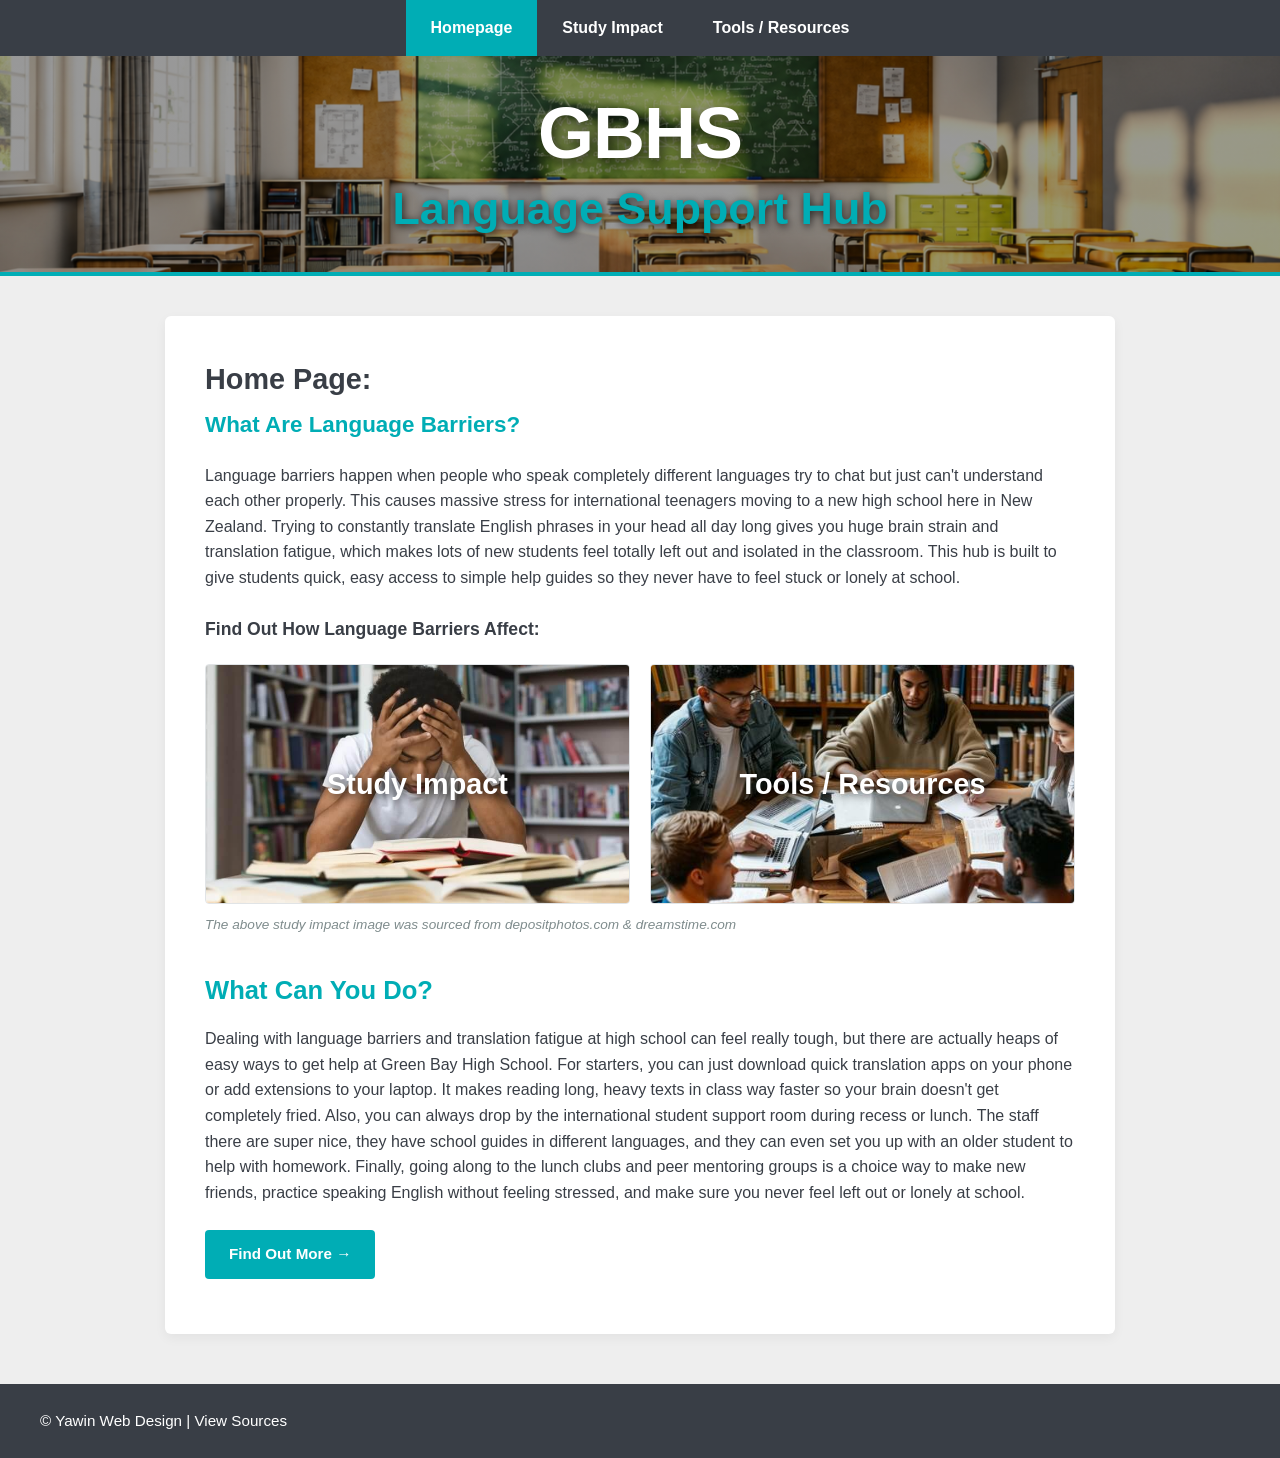
<file: index.html>
<!doctype html>
<html lang="en">
<head>
    <meta charset="utf-8">
    <title>GBHS Language Support Hub</title>
    <link rel="stylesheet" type="text/css" href="styles.css">
</head>
<body>

    <!-- 1. Top Integrated Navigation Bar Menu -->
    <nav>
        <ul>
            <li><a href="index.html" class="active">Homepage</a></li>
            <li><a href="study_impact.html">Study Impact</a></li>
            <li><a href="tools.html">Tools / Resources</a></li>
        </ul>
    </nav>

    <!-- 2. Big Classroom Top Hero Banner Framework -->
    <header class="hero-banner">
     <div class="hero-text" style="text-align: center; margin: 0 auto; width: 100%;">
    <h1 style="font-family: 'Helvetica Neue', Arial, sans-serif; font-size: 4.5rem; font-weight: 900; color: #ffffff; text-shadow: 2px 4px 12px rgba(0, 0, 0, 0.6); letter-spacing: -1px; margin: 0; line-height: 1.1; text-align: center;">GBHS <br><span style="color: #00adb5; font-size: 2.8rem; font-weight: 700; letter-spacing: 0px; display: block; margin-top: 10px; text-shadow: 1px 2px 8px rgba(0, 0, 0, 0.8);">Language Support Hub</span></h1>
</div>
    </header>

    <!-- 3. Central White Content Card Block (Matches Exemplar Styling) -->
    <main class="home-container">
        
        <h2>Home Page:</h2>
        <h3>What Are Language Barriers?</h3>
        
        <p>Language barriers happen when people who speak completely different languages try to chat but just can't understand each other properly. This causes massive stress for international teenagers moving to a new high school here in New Zealand. Trying to constantly translate English phrases in your head all day long gives you huge brain strain and translation fatigue, which makes lots of new students feel totally left out and isolated in the classroom. This hub is built to give students quick, easy access to simple help guides so they never have to feel stuck or lonely at school.</p>
        
        <p class="grid-heading"><strong>Find Out How Language Barriers Affect:</strong></p>

        <!-- 4. Side-by-Side Clickable Image Links Grid Row -->
        <div class="card-grid">
            <a href="study_impact.html" class="overlay-card">
                                <img src="homepage_boy.png" alt="Study Impact Section Link Button">

                <div class="overlay-text">Study Impact</div>
            </a>

            <a href="tools.html" class="overlay-card">
                <img src="tools_resources.png" alt="Tools and Resources Section Link Button">
                <div class="overlay-text">Tools / Resources</div>
            </a>
        </div>

        <!-- Clean, Styled Image Sourcing Label Row -->
        <p style="font-size: 0.85rem; color: #7f8c8d; margin-top: -25px; margin-bottom: 35px; font-style: italic; text-align: left;">
            The above study impact image was sourced from depositphotos.com & dreamstime.com
        </p>

        <!-- 5. Lower Content Heading (Matches Booklet Blueprint Setup) -->
        <h2 class="section-title">What Can You Do?</h2>
        
        <!-- 6. What Can You Do Information Paragraph -->
        <p>Dealing with language barriers and translation fatigue at high school can feel really tough, but there are actually heaps of easy ways to get help at Green Bay High School. For starters, you can just download quick translation apps on your phone or add extensions to your laptop. It makes reading long, heavy texts in class way faster so your brain doesn't get completely fried. Also, you can always drop by the international student support room during recess or lunch. The staff there are super nice, they have school guides in different languages, and they can even set you up with an older student to help with homework. Finally, going along to the lunch clubs and peer mentoring groups is a choice way to make new friends, practice speaking English without feeling stressed, and make sure you never feel left out or lonely at school.</p>
        
        <!-- 7. Bottom Custom Interactive Action Link Button Box -->
        <div class="button-container">
            <a href="tools.html" class="blue-btn">Find Out More →</a>
        </div>
    </main>
    <!-- 8. Footer Assignment Verification Citation Line -->
    <footer style="background-color: #393e46; color: #ffffff; padding: 25px 40px; margin-top: 50px; font-size: 0.95rem; width: 100%; text-align: left; display: block; box-sizing: border-box;">
        <p style="margin: 0; color: #ffffff !important;">&copy; Yawin Web Design | <a href="#" style="color: #ffffff; text-decoration: none;">View Sources</a></p>
    </footer>

</body>
</html>
</file>
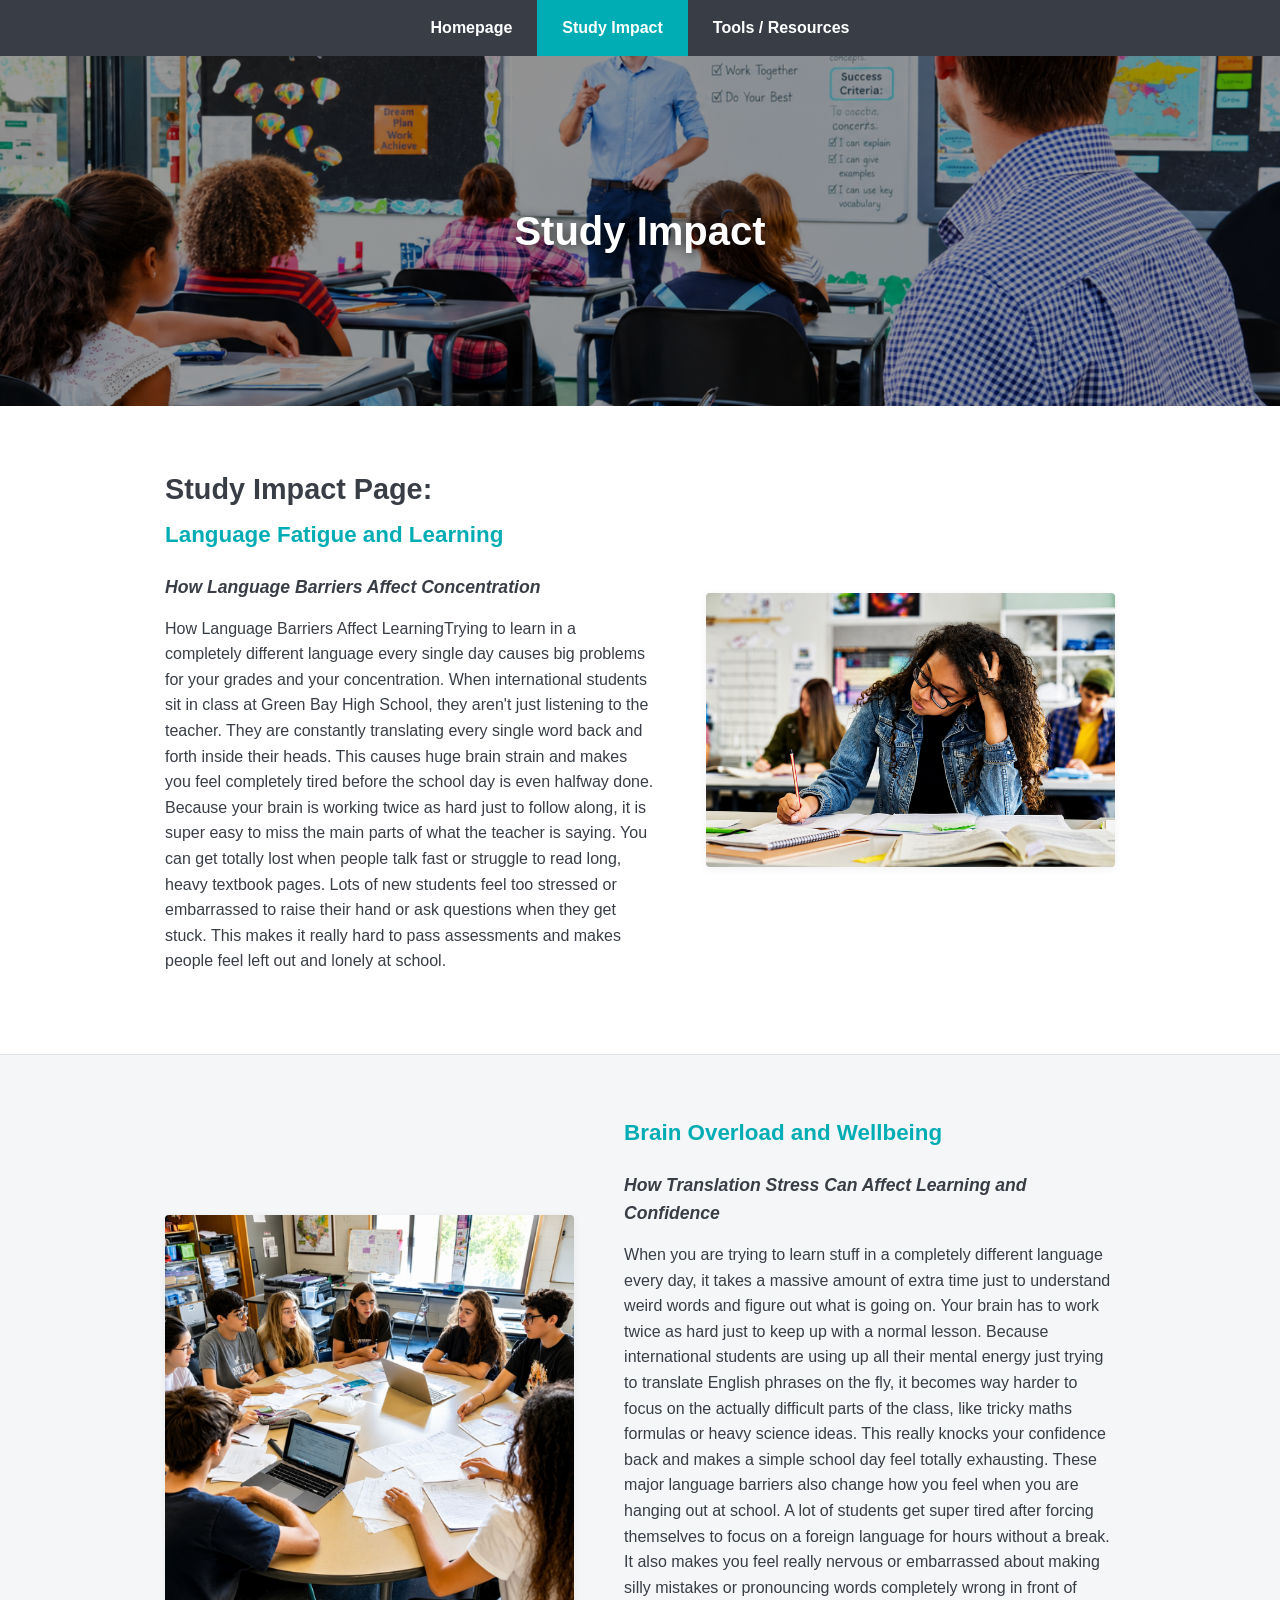
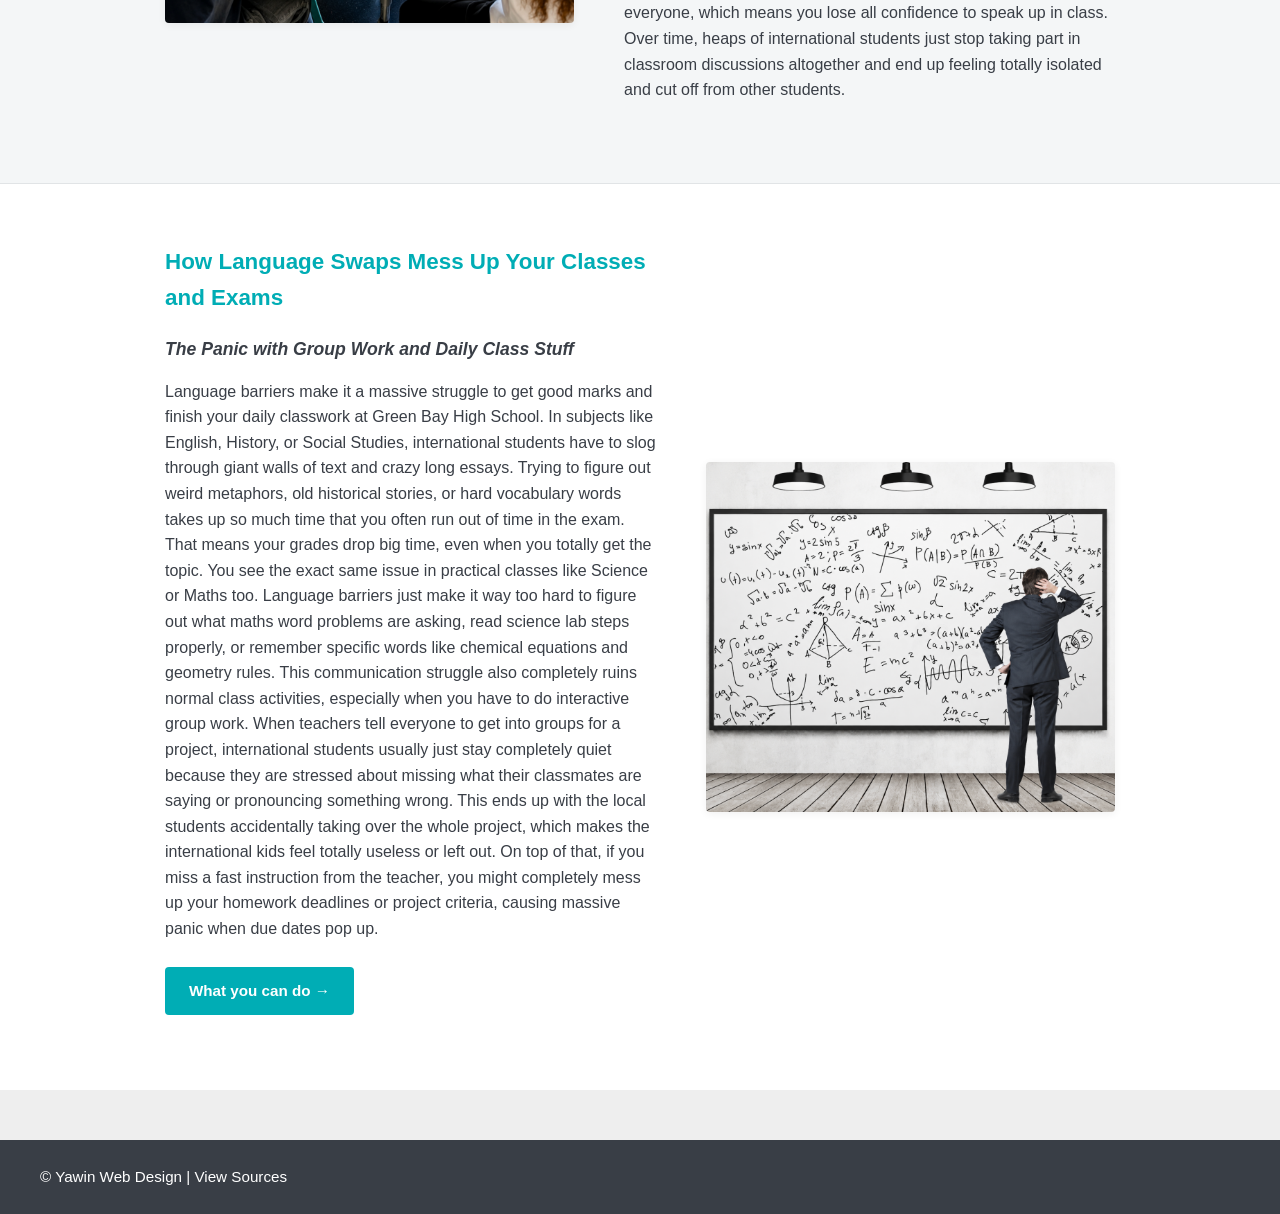
<file: study_impact.html>
<!doctype html>
<html lang="en">
<head>
    <meta charset="utf-8">
    <title>Study Impact - GBHS Language Support</title>
    <link rel="stylesheet" type="text/css" href="styles.css">
</head>
<body>

    <!-- 1. Top Integrated Navigation Bar Menu System -->
    <nav>
        <ul>
            <li><a href="index.html">Homepage</a></li>
            <li><a href="study_impact.html" class="active">Study Impact</a></li>
            <li><a href="tools.html">Tools / Resources</a></li>
        </ul>
    </nav>

    <!-- 2. Big Classroom Top Hero Banner Framework -->
    <header class="hero-banner-impact">
        <div class="hero-text">
            <h1>Study Impact</h1>
        </div>
    </header>

    <main>
        <!-- ROW 1: White Background (Text Left, Image Right) -->
        <div class="row-white">
            <div class="split-row">
                <div class="text-col">
                    <h2>Study Impact Page:</h2>
                    <h3>Language Fatigue and Learning</h3>
                    <h4>How Language Barriers Affect Concentration</h4>
                    <p>How Language Barriers Affect LearningTrying to learn in a completely different language every single day causes big problems for your grades and your concentration. When international students sit in class at Green Bay High School, they aren't just listening to the teacher. They are constantly translating every single word back and forth inside their heads. This causes huge brain strain and makes you feel completely tired before the school day is even halfway done. Because your brain is working twice as hard just to follow along, it is super easy to miss the main parts of what the teacher is saying. You can get totally lost when people talk fast or struggle to read long, heavy textbook pages. Lots of new students feel too stressed or embarrassed to raise their hand or ask questions when they get stuck. This makes it really hard to pass assessments and makes people feel left out and lonely at school.
</p>
                </div>
                <div class="img-col">
                    <img src="study_impact.png" alt="Student experiencing language fatigue">
                    <!-- The above banner image was sourced from google.com search query -->
                </div>
            </div>
        </div>

        <!-- ROW 2: Shaded Grey Background Box (Image Left, Text Right) -->
        <div class="row-shaded">
            <div class="split-row reverse">
                <div class="text-col">
                    <h3>Brain Overload and Wellbeing</h3>
                    <h4>How Translation Stress Can Affect Learning and Confidence</h4>
                    <p>When you are trying to learn stuff in a completely different language every day, it takes a massive amount of extra time just to understand weird words and figure out what is going on. Your brain has to work twice as hard just to keep up with a normal lesson. Because international students are using up all their mental energy just trying to translate English phrases on the fly, it becomes way harder to focus on the actually difficult parts of the class, like tricky maths formulas or heavy science ideas. This really knocks your confidence back and makes a simple school day feel totally exhausting.

These major language barriers also change how you feel when you are hanging out at school. A lot of students get super tired after forcing themselves to focus on a foreign language for hours without a break. It also makes you feel really nervous or embarrassed about making silly mistakes or pronouncing words completely wrong in front of everyone, which means you lose all confidence to speak up in class. Over time, heaps of international students just stop taking part in classroom discussions altogether and end up feeling totally isolated and cut off from other students.
</p>
                </div>
                <div class="img-col">
                    <img src="group_struggle.png" alt="Classroom group integration difficulties">
                    <!-- The above tools and resources image was sourced from stockcake.com -->
                </div>
            </div>
        </div>

        <!-- ROW 3: White Background (Text Left, Image Right) -->
        <div class="row-white">
            <div class="split-row">
                <div class="text-col">
                    <h3>How Language Swaps Mess Up Your Classes and Exams</h3>
                    <h4>The Panic with Group Work and Daily Class Stuff</h4>
                    <p>Language barriers make it a massive struggle to get good marks and finish your daily classwork at Green Bay High School. In subjects like English, History, or Social Studies, international students have to slog through giant walls of text and crazy long essays. Trying to figure out weird metaphors, old historical stories, or hard vocabulary words takes up so much time that you often run out of time in the exam. That means your grades drop big time, even when you totally get the topic. You see the exact same issue in practical classes like Science or Maths too. Language barriers just make it way too hard to figure out what maths word problems are asking, read science lab steps properly, or remember specific words like chemical equations and geometry rules.

This communication struggle also completely ruins normal class activities, especially when you have to do interactive group work. When teachers tell everyone to get into groups for a project, international students usually just stay completely quiet because they are stressed about missing what their classmates are saying or pronouncing something wrong. This ends up with the local students accidentally taking over the whole project, which makes the international kids feel totally useless or left out. On top of that, if you miss a fast instruction from the teacher, you might completely mess up your homework deadlines or project criteria, causing massive panic when due dates pop up.

</p>
                    
                    <!-- Bottom Action Navigation Button matching blueprint -->
                    <div class="button-container">
                        <a href="tools.html" class="blue-btn">What you can do →</a>
                    </div>
                </div>
                <div class="img-col">
                    <img src="math_struggle.png" alt="Complex academic formulas barrier">
                    <!-- The above image was sourced from dreamstime.com -->
                </div>
            </div>
        </div>
    </main>
  
   <!-- 8. Footer Assignment Verification Citation Line -->
    <footer style="background-color: #393e46; color: #ffffff; padding: 25px 40px; margin-top: 50px; font-size: 0.95rem; width: 100%; text-align: left; display: block; box-sizing: border-box;">
        <p style="margin: 0; color: #ffffff !important;">&copy; Yawin Web Design | <a href="#" style="color: #ffffff; text-decoration: none;">View Sources</a></p>
    </footer>

</body>
</html>
</file>
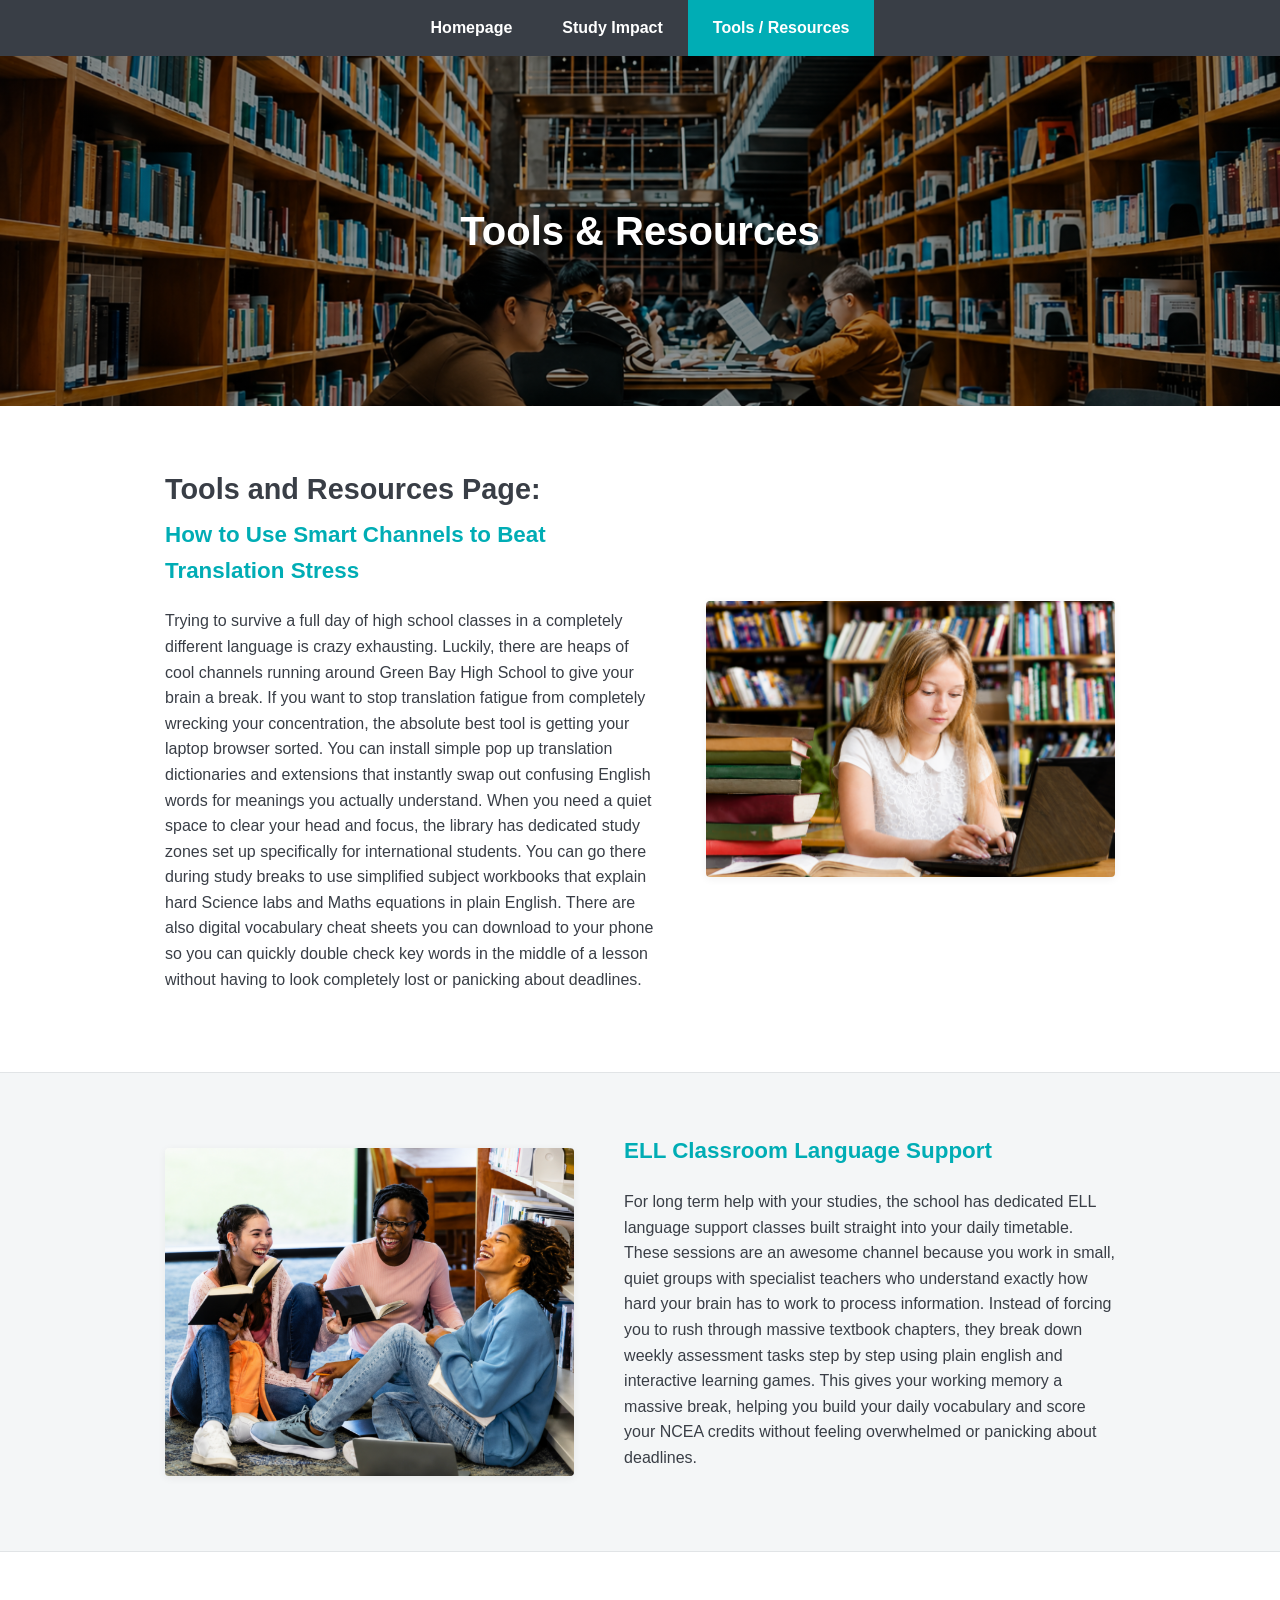
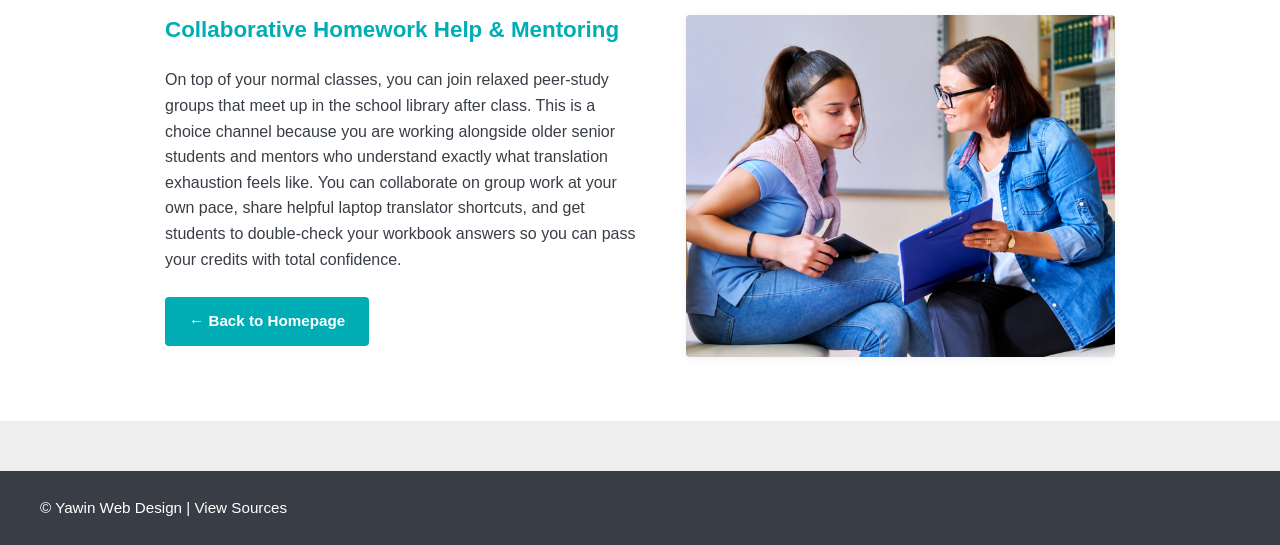
<file: tools.html>
<!doctype html>
<html lang="en">
<head>
    <meta charset="utf-8">
    <title>Tools & Resources - GBHS Language Support</title>
    <link rel="stylesheet" type="text/css" href="styles.css">
</head>
<body>

    <!-- 1. Top Integrated Navigation Bar Menu System -->
    <nav>
        <ul>
            <li><a href="index.html">Homepage</a></li>
            <li><a href="study_impact.html">Study Impact</a></li>
            <li><a href="tools.html" class="active">Tools / Resources</a></li>
        </ul>
    </nav>

    <!-- 2. Big Library Top Hero Banner Framework -->
    <header class="hero-banner-tools">
        <div class="hero-text">
            <h1>Tools & Resources</h1>
        </div>
    </header>

    <main>
        <!-- ROW 1: White Background (Text Left, Image Right - Laptop Girl) -->
        <div class="row-white">
            <div class="split-row">
                <div class="text-col">
                    <h2>Tools and Resources Page:</h2>
                    <h3>How to Use Smart Channels to Beat Translation Stress</h3>
                    <p>Trying to survive a full day of high school classes in a completely different language is crazy exhausting. Luckily, there are heaps of cool channels running around Green Bay High School to give your brain a break. If you want to stop translation fatigue from completely wrecking your concentration, the absolute best tool is getting your laptop browser sorted. You can install simple pop up translation dictionaries and extensions that instantly swap out confusing English words for meanings you actually understand. When you need a quiet space to clear your head and focus, the library has dedicated study zones set up specifically for international students. You can go there during study breaks to use simplified subject workbooks that explain hard Science labs and Maths equations in plain English. There are also digital vocabulary cheat sheets you can download to your phone so you can quickly double check key words in the middle of a lesson without having to look completely lost or panicking about deadlines.</p>
                </div>
                <div class="img-col">
                    <img src="tools_laptop_girl.png" alt="Student using laptop tools and resources in the library">
                    <!-- Sourced from your desktop photo assets -->
                </div>
            </div>
        </div>

        <!-- ROW 2: Shaded Grey Background Box (Image Left, Text Right - Laughing Group) -->
        <div class="row-shaded">
            <div class="split-row reverse">
                <div class="text-col">
                    <h3>ELL Classroom Language Support</h3>
                    <p>For long term help with your studies, the school has dedicated ELL language support classes built straight into your daily timetable. These sessions are an awesome channel because you work in small, quiet groups with specialist teachers who understand exactly how hard your brain has to work to process information. Instead of forcing you to rush through massive textbook chapters, they break down weekly assessment tasks step by step using plain english and interactive learning games. This gives your working memory a massive break, helping you build your daily vocabulary and score your NCEA credits without feeling overwhelmed or panicking about deadlines.</p>
                </div>
                <div class="img-col">
                    <img src="tools_page_laugh.png" alt="Small group language support session showing happy students laughing">
                    <!-- Sourced from your desktop photo assets -->
                </div>
            </div>
        </div>

        <!-- ROW 3: White Background (Text Left, Image Right - Mentoring Session) -->
        <div class="row-white">
            <div class="split-row math-row">
                <div class="text-col">
                    <h3>Collaborative Homework Help & Mentoring</h3>
                    <p>On top of your normal classes, you can join relaxed peer-study groups that meet up in the school library after class. This is a choice channel because you are working alongside older senior students and mentors who understand exactly what translation exhaustion feels like. You can collaborate on group work at your own pace, share helpful laptop translator shortcuts, and get students to double-check your workbook answers so you can pass your credits with total confidence.</p>
                    
                    <!-- Back to Home Action Button -->
                    <div class="button-container">
                        <a href="index.html" class="blue-btn">← Back to Homepage</a>
                    </div>
                </div>
                <div class="img-col">
                    <img src="tools_mentoring.png" alt="Peer mentoring and study support teacher session">
                    <!-- Sourced from your desktop photo assets -->
                </div>
            </div>
        </div>
    </main>

    <!-- 8. Footer Assignment Verification Citation Line -->
    <footer style="background-color: #393e46; color: #ffffff; padding: 25px 40px; margin-top: 50px; font-size: 0.95rem; width: 100%; text-align: left; display: block; box-sizing: border-box;">
        <p style="margin: 0; color: #ffffff !important;">&copy; Yawin Web Design | <a href="#" style="color: #ffffff; text-decoration: none;">View Sources</a></p>
    </footer>

</body>
</html>
</file>
<file: styles.css>
/* Global Reset and Typography Framework */
* {
    box-sizing: border-box;
    margin: 0;
    padding: 0;
}

body {
    font-family: Arial, Helvetica, sans-serif;
    font-size: 16px;
    line-height: 1.6;
    background-color: #eeeeee; /* Light grey Margins around Content Cards */
    color: #393e46;
}

/* Fixed Top Navigation Bar Menu Layout */
nav {
    background-color: #393e46;
    position: -webkit-sticky;
    position: sticky;
    top: 0;
    z-index: 1000;
    width: 100%;
}

nav ul {
    list-style-type: none;
    display: flex;
    justify-content: center;
}

nav ul li a {
    display: block;
    color: #ffffff;
    text-decoration: none;
    padding: 15px 25px;
    font-weight: bold;
}

nav ul li a:hover, nav ul li a.active {
    background-color: #00adb5;
}

/* --- HERO BANNER LAYOUT TRACKING SYSTEM --- */
.hero-banner {
    position: relative;
    width: 100%;
    height: 220px;
    background-image: linear-gradient(rgba(0, 0, 0, 0.4), rgba(0, 0, 0, 0.4)), url('banner.png');
    background-size: cover;
    background-position: center;
    display: flex;
    justify-content: center;
    align-items: center;
    border-bottom: 4px solid #00adb5;
}

.hero-banner-impact {
    position: relative;
    width: 100%;
    height: 350px;
    background-image: linear-gradient(rgba(0, 0, 0, 0.4), rgba(0, 0, 0, 0.4)), url('study_banner.png');
    background-size: cover;
    background-position: center;
    display: flex;
    justify-content: center;
    align-items: center;
}

.hero-banner-tools {
    position: relative;
    width: 100%;
    height: 350px;
    background-image: linear-gradient(rgba(0, 0, 0, 0.4), rgba(0, 0, 0, 0.4)), url('tools_banner.png');
    background-size: cover;
    background-position: center;
    display: flex;
    justify-content: center;
    align-items: center;
}

.hero-text h1 {
    color: #ffffff;
    font-size: 2.5rem;
    font-weight: bold;
    text-align: center;
    text-shadow: 2px 2px 12px rgba(0, 0, 0, 0.7);
}

/* --- HOMEPAGE SPECIFIC STYLING --- */
.home-container {
    max-width: 950px;
    margin: 40px auto;
    background-color: #ffffff;
    padding: 40px;
    border-radius: 6px;
    box-shadow: 0 4px 12px rgba(0, 0, 0, 0.05);
}

/* Side-by-Side Clickable Link Card Grid Rows */
.card-grid {
    display: flex;
    gap: 20px;
    margin-top: 20px;
    margin-bottom: 35px;
    width: 100%;
}

.overlay-card {
    flex: 1;
    position: relative;
    height: 240px;
    border-radius: 4px;
    overflow: hidden;
    display: block;
    border: 1px solid #e1e4e6;
    text-decoration: none;
}

.overlay-card img {
    width: 100%;
    height: 100%;
    object-fit: cover;
    display: block;
}

.overlay-text {
    position: absolute;
    top: 50%;
    left: 50%;
    transform: translate(-50%, -50%);
    color: #ffffff;
    font-size: 1.8rem;
    font-weight: bold;
    text-align: center;
    width: 90%;
    text-shadow: 2px 2px 10px rgba(0, 0, 0, 0.85);
}

.grid-heading {
    font-size: 1.1rem;
    margin-top: 25px;
    margin-bottom: 15px;
}

/* --- SUBPAGE STRUCTURED ROW WRAPPERS --- */
main {
    padding: 0;
    max-width: 100%;
    margin: 0 auto;
}

.row-white {
    background-color: #ffffff;
    padding: 60px 20px;
    width: 100%;
}

.row-shaded {
    background-color: #f4f6f7;
    padding: 60px 20px;
    width: 100%;
    border-top: 1px solid #e1e4e6;
    border-bottom: 1px solid #e1e4e6;
}

.split-row {
    max-width: 950px;
    margin: 0 auto;
    display: flex;
    align-items: center;
    gap: 50px;
}

.split-row.reverse {
    flex-direction: row-reverse;
}

.text-col {
    flex: 1.2;
}

.img-col {
    flex: 1;
}

.img-col img {
    width: 100%;
    height: auto;
    border-radius: 4px;
    box-shadow: 0 2px 8px rgba(0,0,0,0.06);
    display: block;
}

/* --- TYPOGRAPHY & INTERACTIVE CORE ELEMENTS --- */
h2 {
    font-size: 1.8rem;
    color: #393e46;
    margin-bottom: 5px;
}

h3 {
    font-size: 1.4rem;
    color: #00adb5; /* Main Accent Teal */
    margin-bottom: 20px;
}

h4 {
    font-size: 1.1rem;
    color: #393e46;
    margin-bottom: 15px;
    font-style: italic;
}

p {
    margin-bottom: 20px;
    color: #393e46;
}

.section-title {
    font-size: 1.6rem;
    color: #00adb5;
    margin-top: 30px;
    margin-bottom: 15px;
}

.button-container {
    margin-top: 25px;
    margin-bottom: 15px;
}

.blue-btn {
    display: inline-block;
    background-color: #00adb5;
    color: #ffffff;
    text-decoration: none;
    padding: 12px 24px;
    font-weight: bold;
    font-size: 0.95rem;
    border-radius: 4px;
    transition: background-color 0.3s ease;
}

.blue-btn:hover {
    background-color: #393e46;
}

footer {
    background-color: #393e46;
    color: #ffffff;
    text-align: center;
    padding: 20px;
    margin-top: 50px;
    font-size: 0.9rem;
    width: 100%;
}

/* Sizing layout to perfectly balance the long whiteboard section */
.math-row .text-col {
    flex: 1.1; 
}

.math-row .img-col {
    flex: 1; 
}

.math-row .img-col img {
    width: 100%;
    max-height: 480px; 
    object-fit: cover; 
}
</file>
